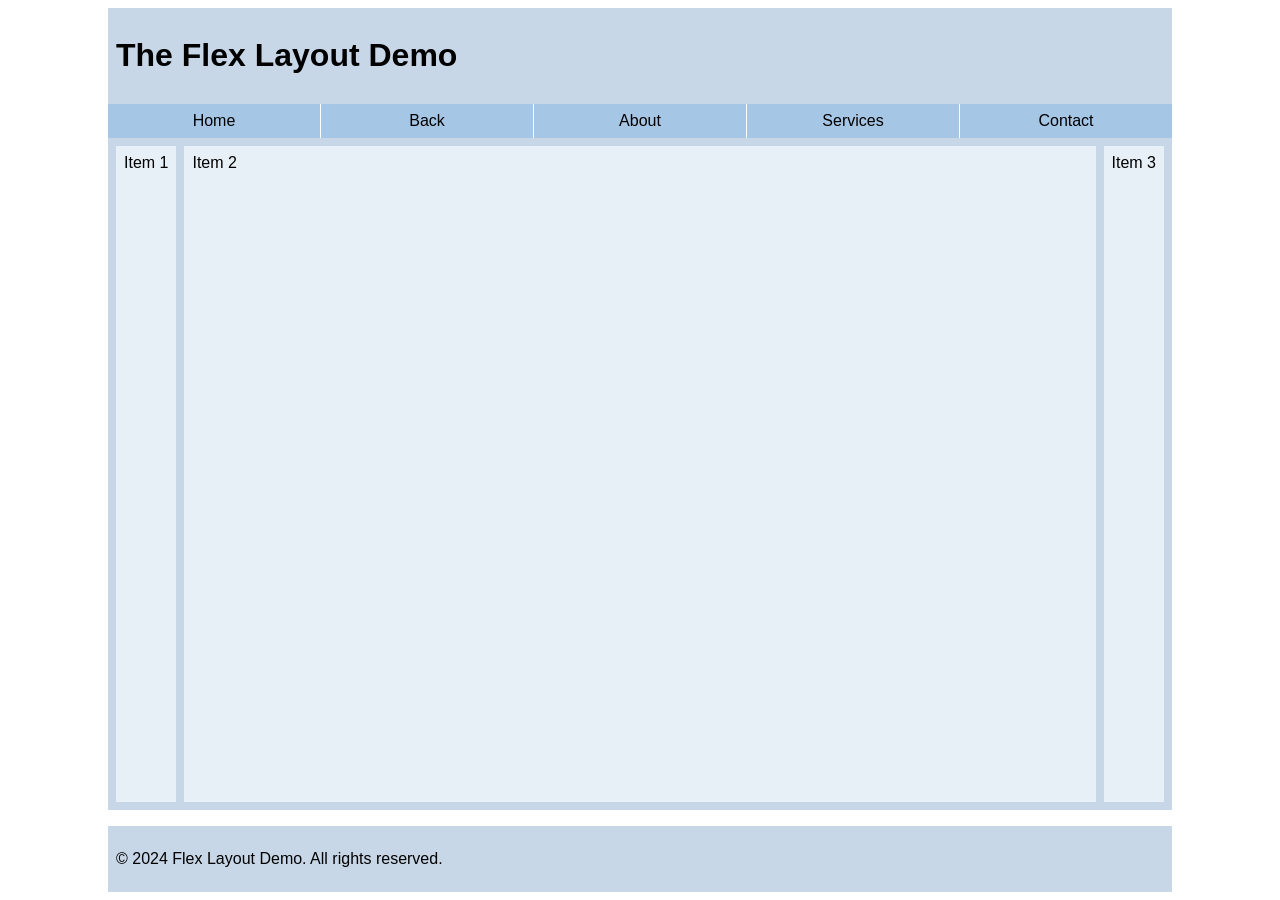
<file: flex_layout_website/index.html>
<!DOCTYPE html>
<html lang="en">
<head>
    <meta charset="UTF-8">
    <meta name="viewport" content="width=device-width, initial-scale=1.0">
    <title>Flex Layout Demo</title>
    <link rel="stylesheet" href="flexbox.css">
</head>
<body>
    
    <div class="container">
        <header>
            <h1>The Flex Layout Demo</h1>
        </header>

        <nav>
            <ul>
                <li><a href="#">Home</a></li>
                <li>
                    <a href="../index.html">Back</a>
                </li>
                <li><a href="#">About</a></li>
                <li><a href="#">Services</a></li>
                <li><a href="#">Contact</a></li>
            </ul>
        </nav>

        <main class="columns">
                <div class="column">Item 1</div>
                <div class="column expand">Item 2</div>
                <div class="column">Item 3</div>
        </main>

        <footer>
            <p>&copy; 2024 Flex Layout Demo. All rights reserved.</p>
        </footer>
    </div>
</body>
</html>
</file>
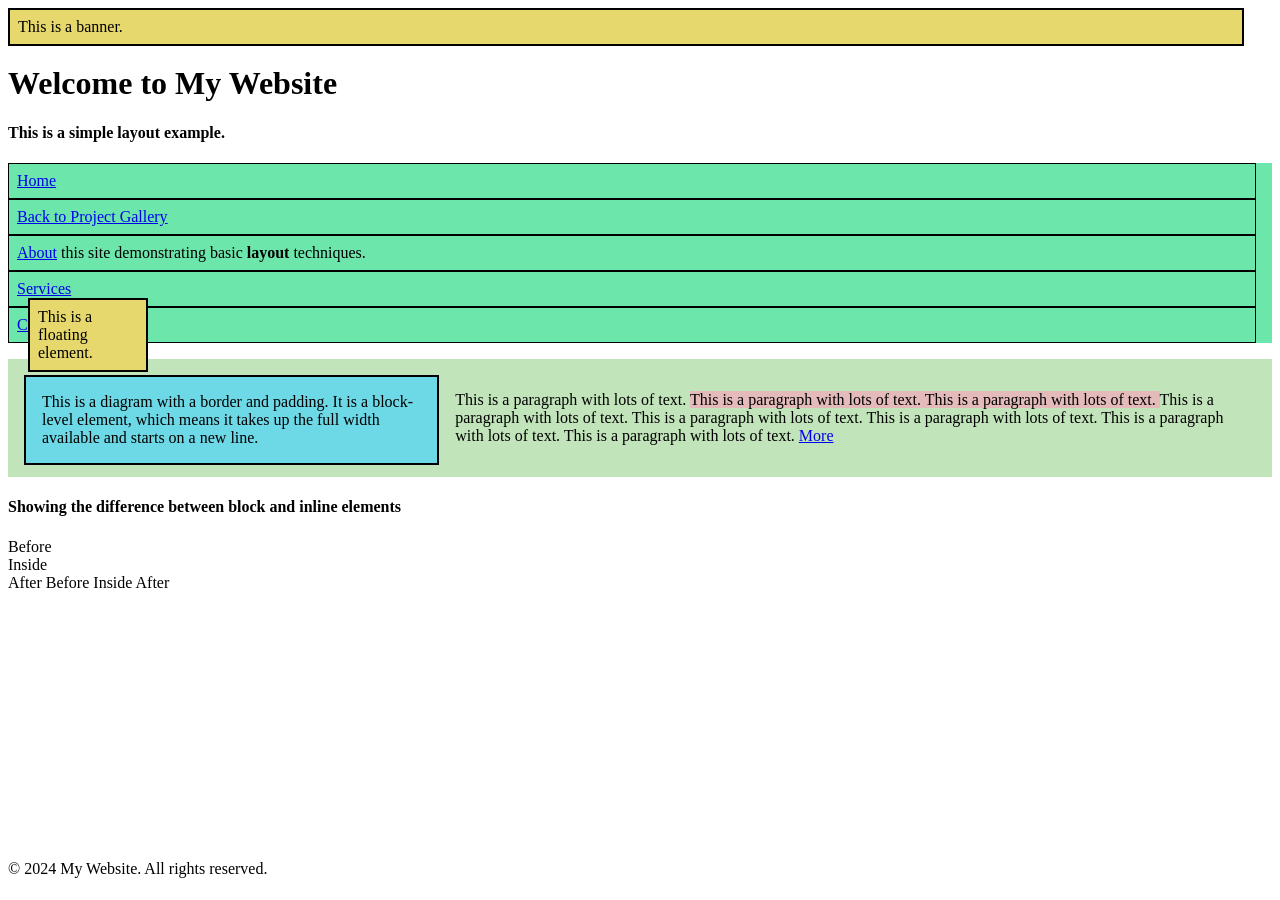
<file: layout_website/index.html>
<!DOCTYPE html>
<html lang="en">
<head>
    <meta charset="UTF-8">
    <meta name="viewport" content="width=device-width, initial-scale=1.0">
    <title>Layout Example Page</title>
    <link rel="stylesheet" href="main.css">
</head>
<body>
    <header>

        <aside class="banner">This is a banner.</aside>
        <br><br>
        <h1>Welcome to My Website</h1>
        <h4>This is a simple layout example.</h4>
        <nav>
            <ul>
                <li>
                    <a href="#">Home</a>
                </li>
                <li>
                    <a href="../index.html">Back to Project Gallery</a>
                </li>
                <li><a href="#">About</a> this site demonstrating basic <b>layout</b> techniques.</li>
                <li><a href="#">Services</a></li>
                <li><a href="#">Contact</a></li>
            </ul>
        </nav>
    </header>

        <div class="diagram">
            This is a diagram with a border and padding. It is a block-level element, which means it takes up the full width available and starts on a new line.
        </div>
        <p class="special-paragraph">
            This is a paragraph with lots of text.
            <span class="highlighted">
                This is a paragraph with lots of text.
                This is a paragraph with lots of text.
            </span>
            This is a paragraph with lots of text.
            This is a paragraph with lots of text.
            This is a paragraph with lots of text.
            This is a paragraph with lots of text.
            This is a paragraph with lots of text.
            <span class="more">
                <a href="#">More</a>
                <span class="more-text">
                    Other interesting text can go here. This is a paragraph with lots of text.
                </span>
            </span>

        </p>


        <div>
            <h4>Showing the difference between block and inline elements</h4>
            </h4>
            Before
            <div>
                Inside
            </div>
            After

            Before
            <span>
                Inside
            </span>
            After
        </div>

    <div class="floating" style="z-index: 1">
        This is a floating element.
    </div>

    <br><br><br><br><br><br><br><br><br><br><br><br><br><br>

    <footer>
        <p>&copy; 2024 My Website. All rights reserved.</p>
    </footer>



</body>
</html>
</file>
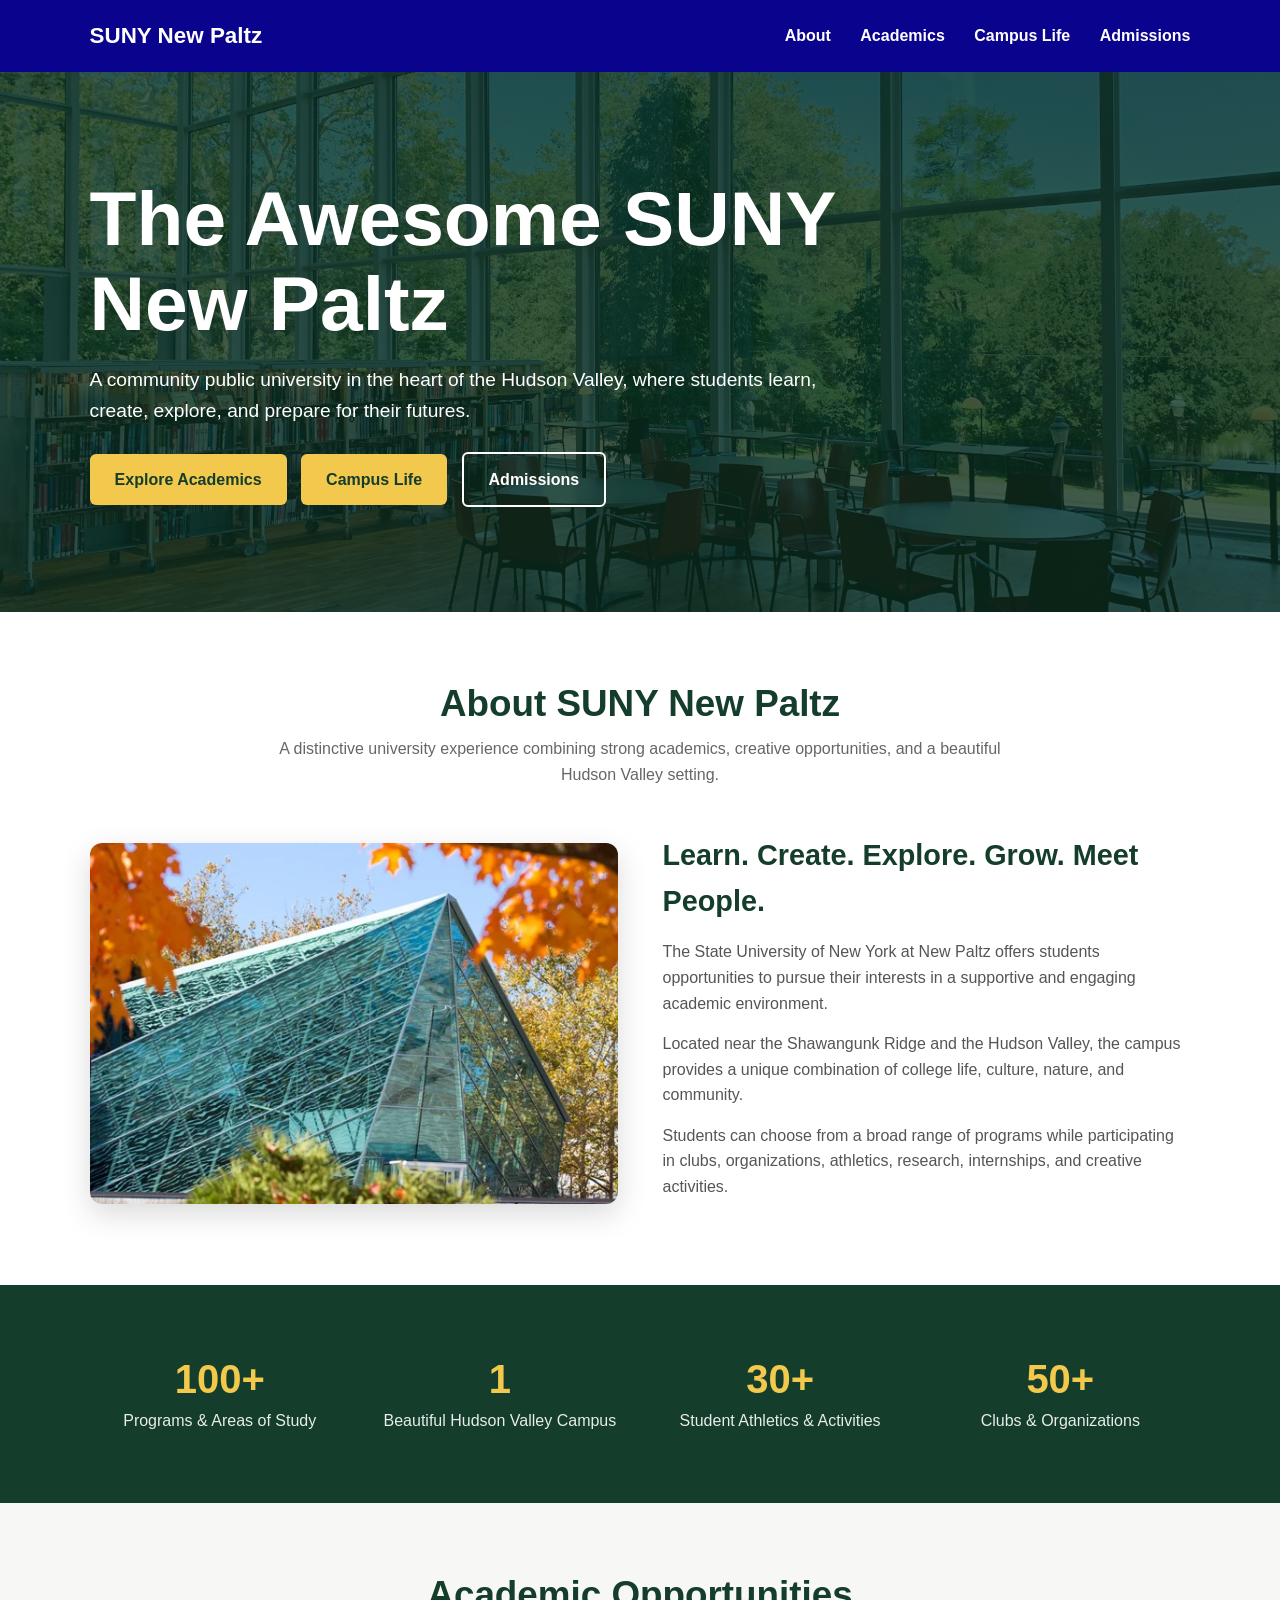
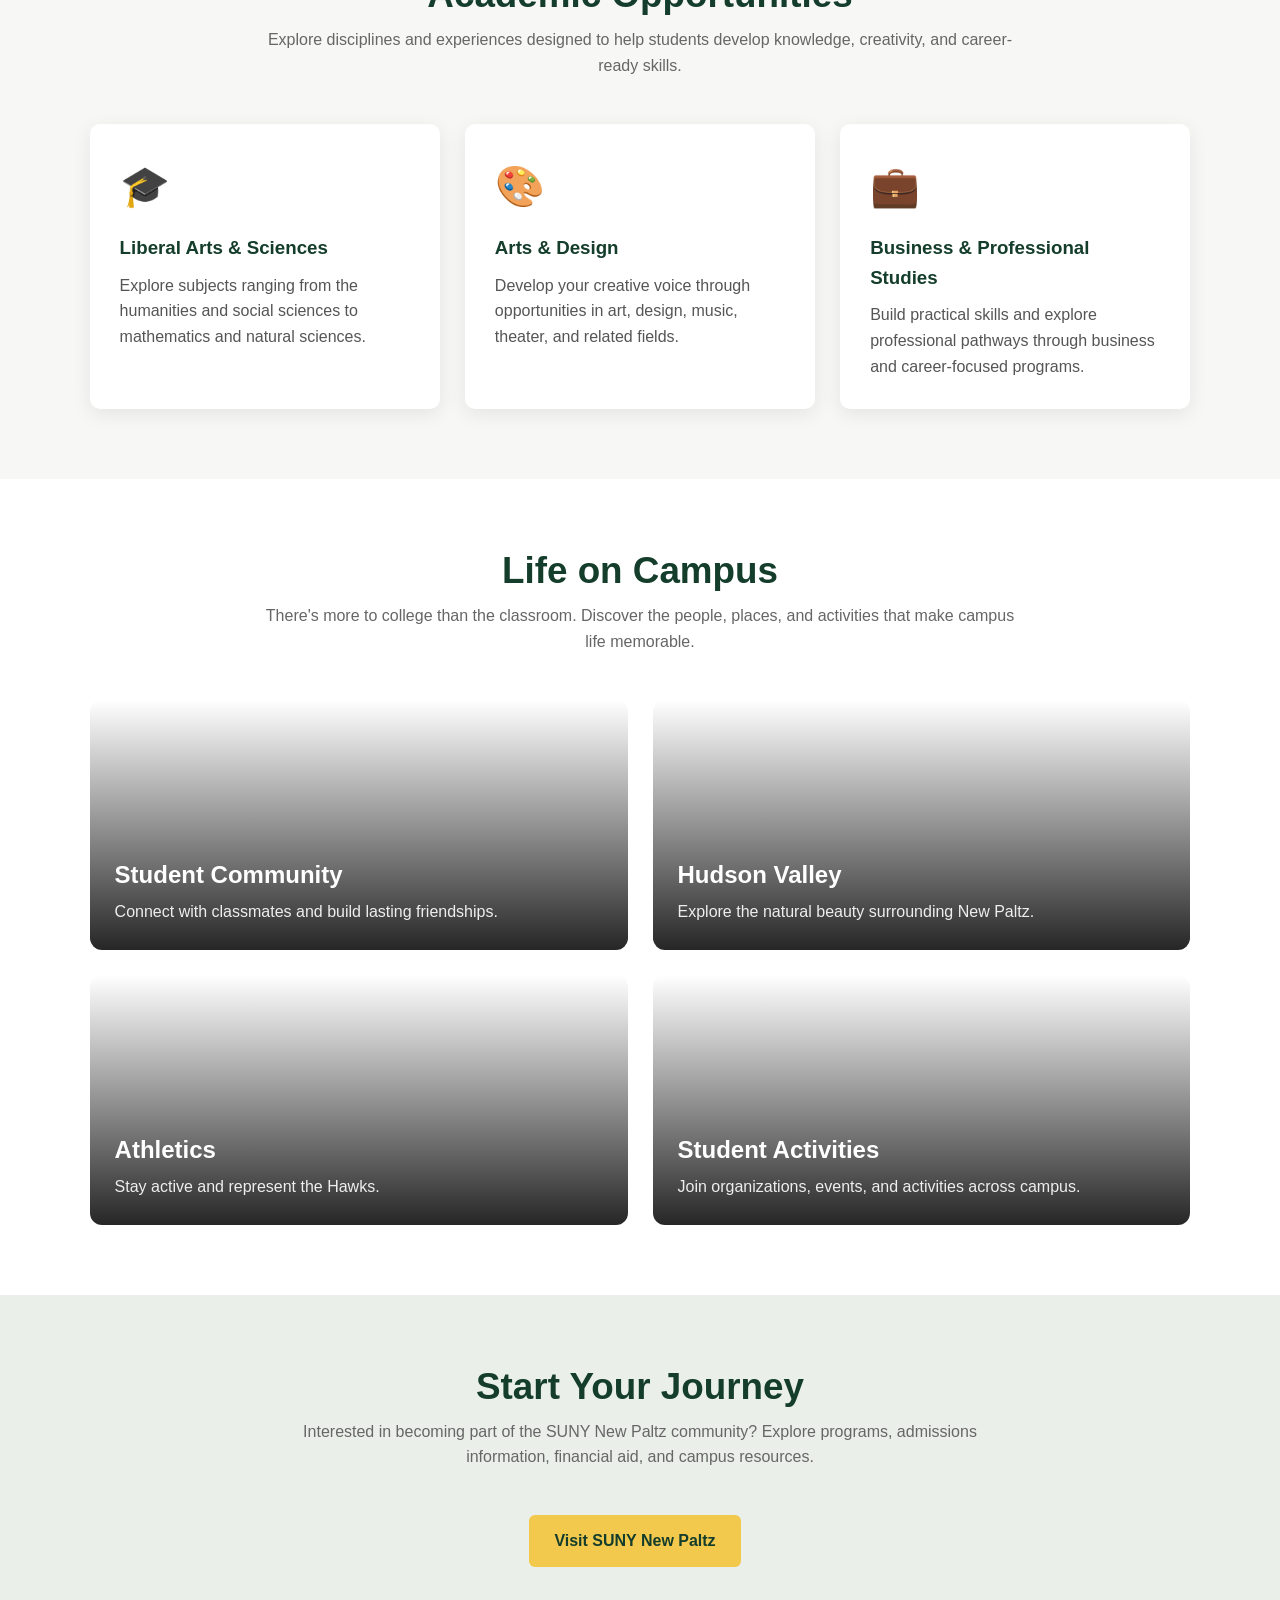
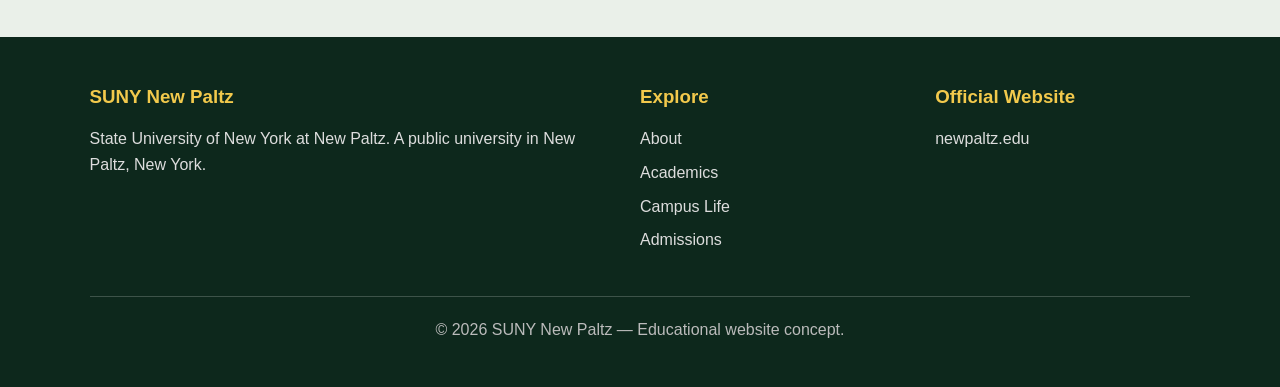
<file: suny_website/index.html>
<!DOCTYPE html>
<html lang="en">
<head>
  <meta charset="UTF-8">
  <meta name="viewport" content="width=device-width, initial-scale=1.0">
  <title>SUNY New Paltz | State University of New York at New Paltz</title>

  <link rel="stylesheet" href="styles/main.css" />
</head>

<body> 

  <!-- Navigation -->
  <header>
    <div class="logo">SUNY New Paltz</div>

    <nav>
      <a href="#about">About</a>
      <a href="academics.html">Academics</a>
      <a href="campus-life.html">Campus Life</a>
      <a href="#admissions">Admissions</a>
    </nav>
  </header>

  <!-- Hero -->
  <section class="hero">
    <div class="hero-content">
      <h1>The Awesome SUNY New Paltz</h1>

      <p>
        A community public university in the heart of the Hudson Valley,
        where students learn, create, explore, and prepare for their futures.
      </p>

      <a href="academics.html" class="button">Explore Academics</a>
      <a href="campus-life.html" class="button">Campus Life</a>
      <a href="#admissions" class="button secondary">Admissions</a>
    </div>
  </section>

  <!-- About -->
  <section id="about" class="about">
    <div class="section-title">
      <h2>About SUNY New Paltz</h2>
      <p>
        A distinctive university experience combining strong academics,
        creative opportunities, and a beautiful Hudson Valley setting.
      </p>
    </div>

    <div class="about-grid">
        <a href="https://newpaltz.edu">
      <img
        class="about-image"
        src="images/fall-open-house.webp"
        alt="University campus"
      >
        </a>
      <div class="about-text">
        <h3>Learn. Create. Explore. Grow. Meet People.</h3>

        <p>
          The State University of New York at New Paltz offers students
          opportunities to pursue their interests in a supportive and
          engaging academic environment.
        </p>

        <p>
          Located near the Shawangunk Ridge and the Hudson Valley,
          the campus provides a unique combination of college life,
          culture, nature, and community.
        </p>

        <p>
          Students can choose from a broad range of programs while
          participating in clubs, organizations, athletics, research,
          internships, and creative activities.
        </p>
      </div>
    </div>
  </section>

  <!-- Stats -->
  <section class="stats">
    <div class="stat">
      <h3>100+</h3>
      <p>Programs & Areas of Study</p>
    </div>

    <div class="stat">
      <h3>1</h3>
      <p>Beautiful Hudson Valley Campus</p>
    </div>

    <div class="stat">
      <h3>30+</h3>
      <p>Student Athletics & Activities</p>
    </div>

    <div class="stat">
      <h3>50+</h3>
      <p>Clubs & Organizations</p>
    </div>
  </section>

  <!-- Academics -->
  <section id="academics">
    <div class="section-title">
      <h2>Academic Opportunities</h2>
      <p>
        Explore disciplines and experiences designed to help students
        develop knowledge, creativity, and career-ready skills.
      </p>
    </div>

    <div class="cards">

      <div class="card">
        <div class="icon">🎓</div>
        <h3>Liberal Arts & Sciences</h3>
        <p>
          Explore subjects ranging from the humanities and social sciences
          to mathematics and natural sciences.
        </p>
      </div>

      <div class="card">
        <div class="icon">🎨</div>
        <h3>Arts & Design</h3>
        <p>
          Develop your creative voice through opportunities in art,
          design, music, theater, and related fields.
        </p>
      </div>

      
      <div class="card">
        <div class="icon">💼</div>
        <h3>Business & Professional Studies</h3>
        <p>
          Build practical skills and explore professional pathways
          through business and career-focused programs.
        </p>
      </div>
    

    </div>
  </section>

  <!-- Campus Life -->
  <section id="campus" class="campus">
    <div class="section-title">
      <h2>Life on Campus</h2>
      <p>
        There's more to college than the classroom. Discover the people,
        places, and activities that make campus life memorable.
      </p>
    </div>

    <div class="campus-grid">

      <div
        class="campus-card"
        style="background-image: url('https://images.unsplash.com/photo-1523050854058-8df90110c9f1?auto=format&fit=crop&w=1200&q=80');"
      >
        <div>
          <h3>Student Community</h3>
          <p>Connect with classmates and build lasting friendships.</p>
        </div>
      </div>

      <div
        class="campus-card"
        style="background-image: url('https://images.unsplash.com/photo-1500534623283-312aade485b7?auto=format&fit=crop&w=1200&q=80');"
      >
        <div>
          <h3>Hudson Valley</h3>
          <p>Explore the natural beauty surrounding New Paltz.</p>
        </div>
      </div>

      <div
        class="campus-card"
        style="background-image: url('https://images.unsplash.com/photo-1546519638-68e109498ffc?auto=format&fit=crop&w=1200&q=80');"
      >
        <div>
          <h3>Athletics</h3>
          <p>Stay active and represent the Hawks.</p>
        </div>
      </div>

      <div
        class="campus-card"
        style="background-image: url('https://images.unsplash.com/photo-1524178232363-1fb2b075b655?auto=format&fit=crop&w=1200&q=80');"
      >
        <div>
          <h3>Student Activities</h3>
          <p>Join organizations, events, and activities across campus.</p>
        </div>
      </div>

    </div>
  </section>

  <!-- Admissions -->
  <section id="admissions" class="admissions">
    <div class="section-title">
      <h2>Start Your Journey</h2>

      <p>
        Interested in becoming part of the SUNY New Paltz community?
        Explore programs, admissions information, financial aid,
        and campus resources.
      </p>
    </div>

    <a
      href="https://www.newpaltz.edu/"
      target="_blank"
      class="button"
    >
      Visit SUNY New Paltz
    </a>
  </section>

  <!-- Footer -->
  <footer>
    <div class="footer-grid">

      <div>
        <h3>SUNY New Paltz</h3>
        <p>
          State University of New York at New Paltz.
          A public university in New Paltz, New York.
        </p>
      </div>

      <div>
        <h3>Explore</h3>
        <a href="#about">About</a>
        <a href="#academics">Academics</a>
        <a href="campus-life.html">Campus Life</a>
        <a href="#admissions">Admissions</a>
      </div>

      <div>
        <h3>Official Website</h3>
        <a href="https://www.newpaltz.edu/" target="_blank">
          newpaltz.edu
        </a>
      </div>

    </div>

    <div class="copyright">
      &copy; 2026 SUNY New Paltz — Educational website concept.
    </div>
  </footer>

</body>
</html>
</file>
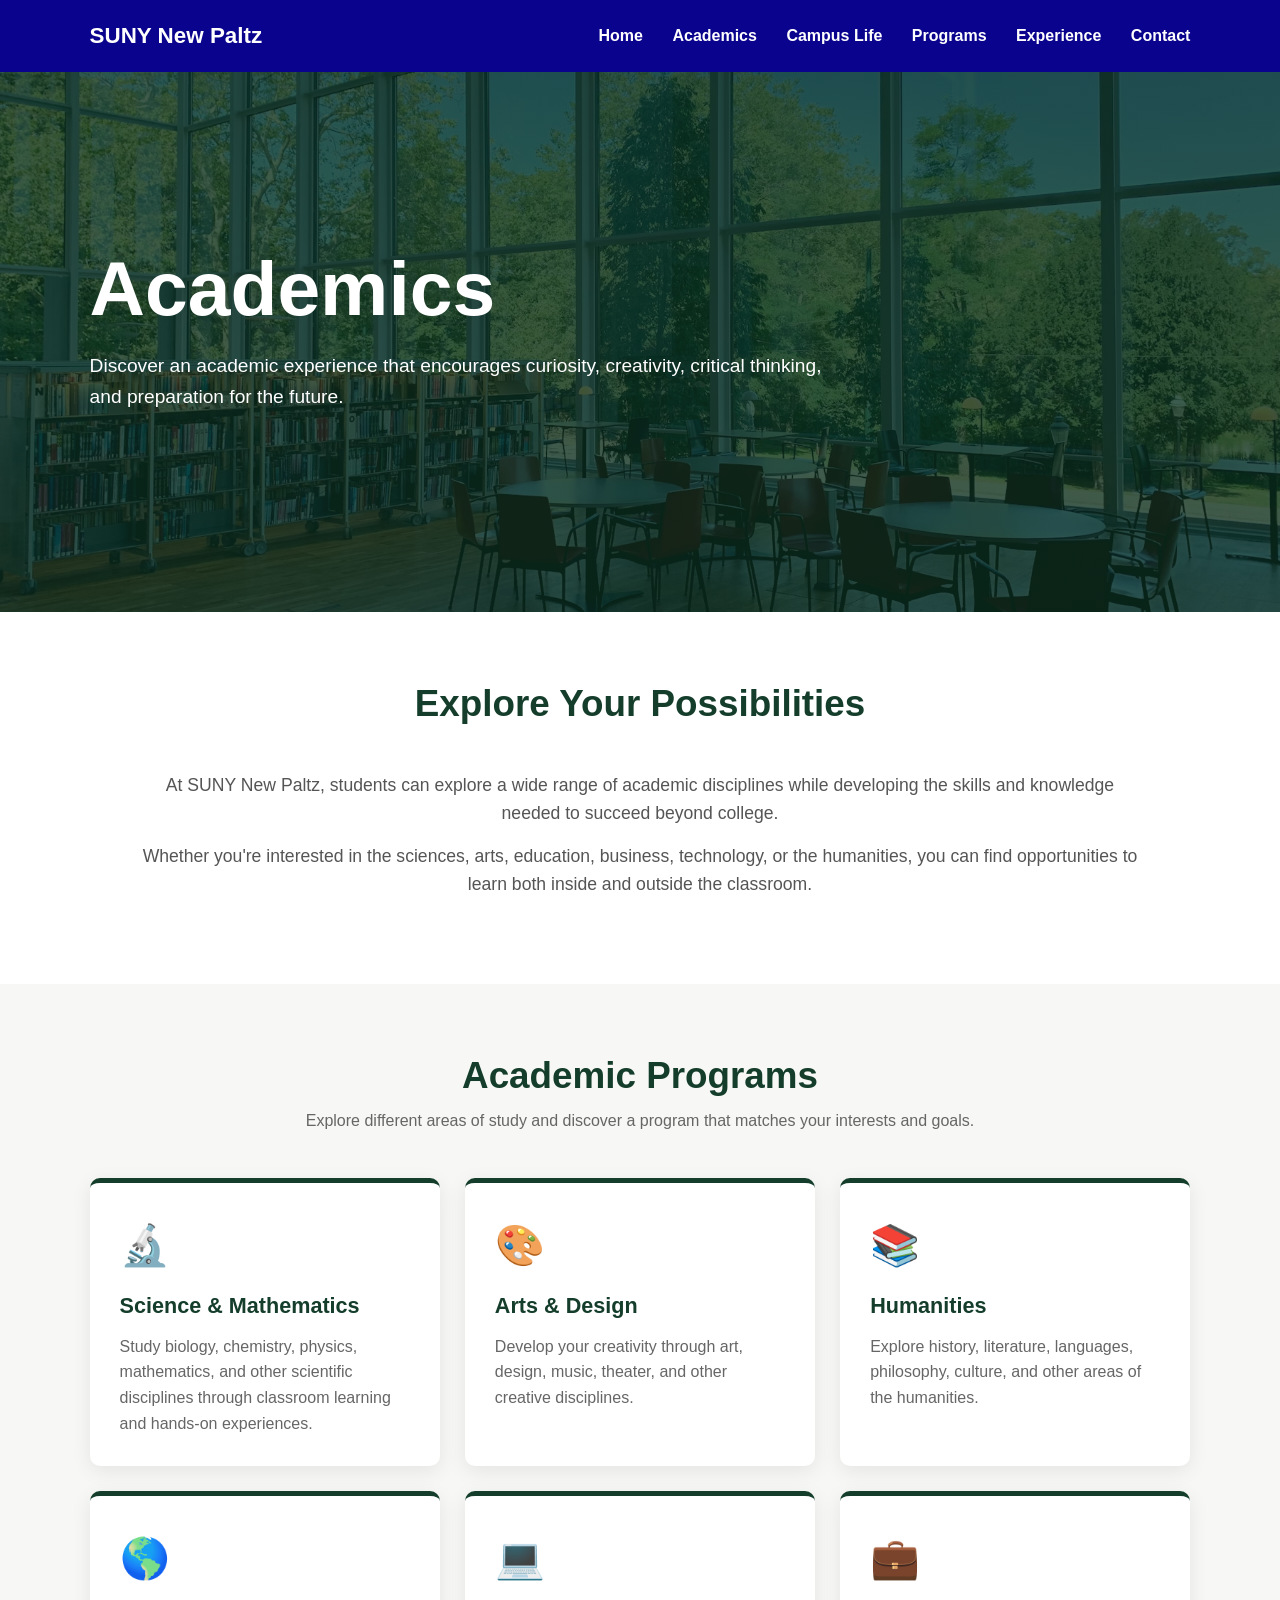
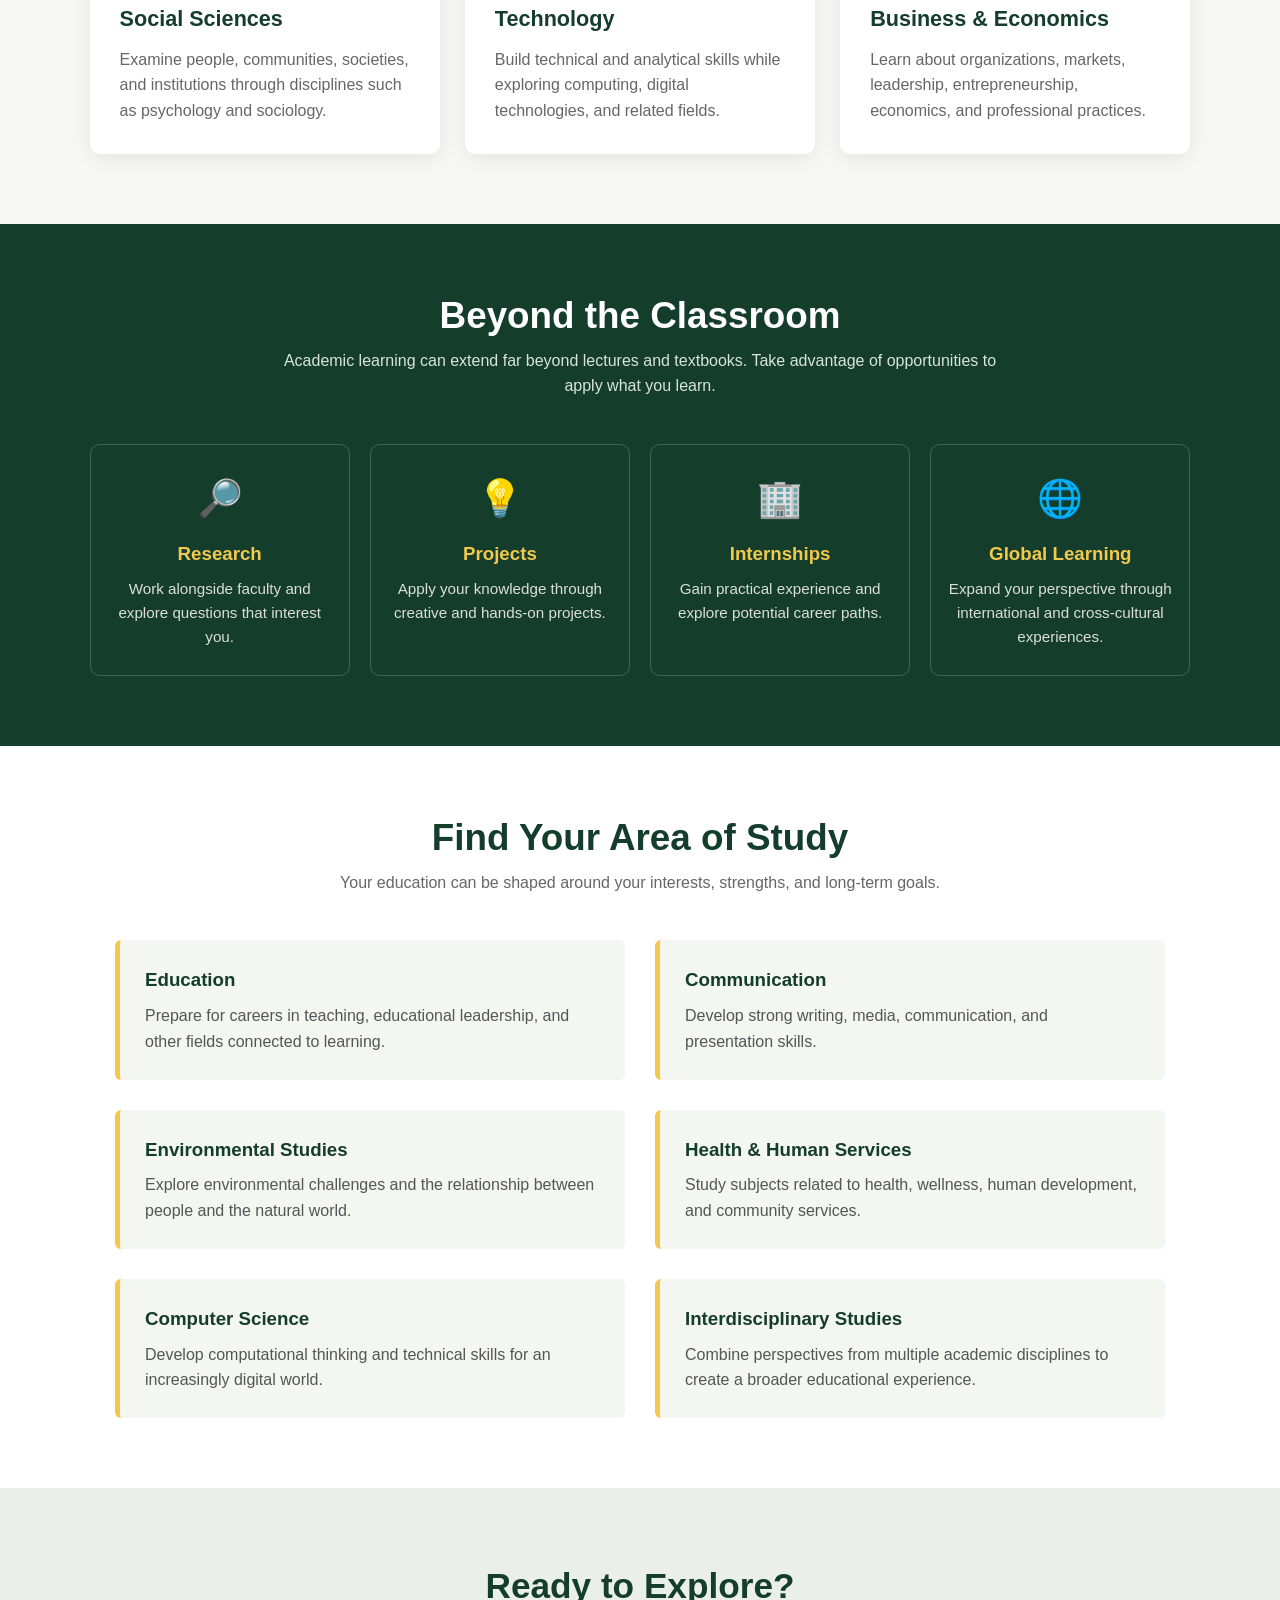
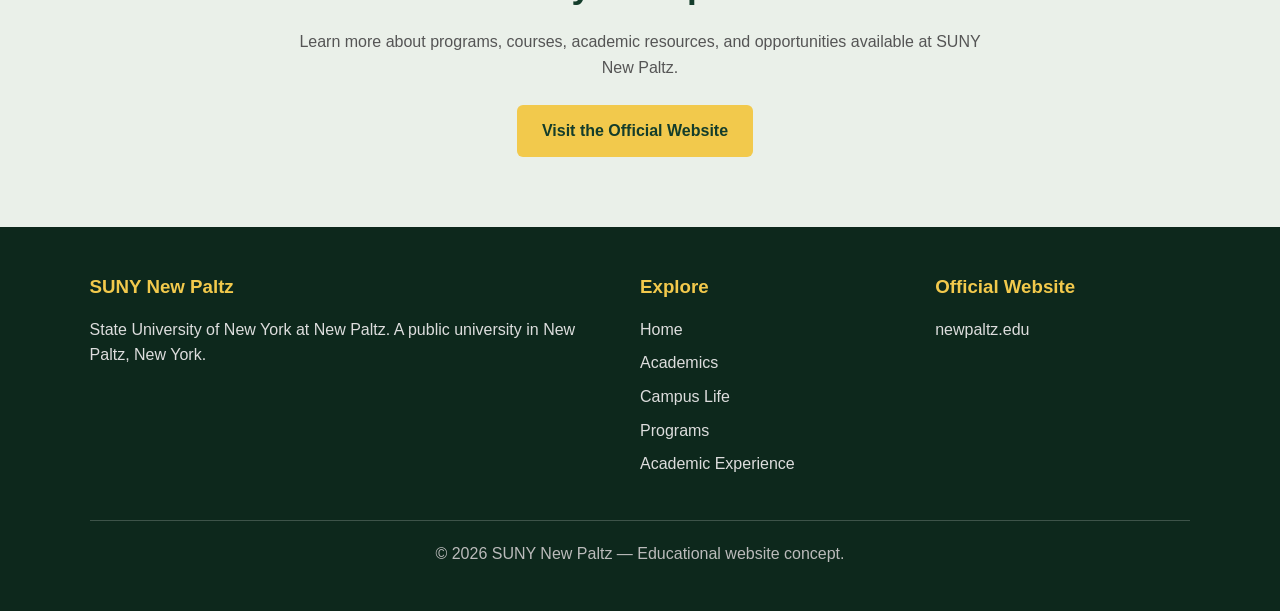
<file: academics.html>
<!DOCTYPE html>
<html lang="en">
<head>
  <meta charset="UTF-8">
  <meta name="viewport" content="width=device-width, initial-scale=1.0">
  <title>Academics | SUNY New Paltz</title>

    <link rel="stylesheet" href="styles/main.css" /> 
</head>

<body>

  <!-- Navigation -->
  <header>
    <div class="logo">SUNY New Paltz</div>

    <nav>
      <a href="index.html">Home</a>
      <a href="academics.html">Academics</a>
      <a href="campus-life.html">Campus Life</a>
      <a href="#programs">Programs</a>
      <a href="#experience">Experience</a>
      <a href="#contact">Contact</a>
    </nav>
  </header>


  <!-- Hero -->
  <section class="hero">
    <div class="hero-content">
      <h1>Academics</h1>

      <p>
        Discover an academic experience that encourages curiosity,
        creativity, critical thinking, and preparation for the future.
      </p>
    </div>
  </section>


  <!-- Introduction -->
  <section class="intro">
    <div class="intro-content">

      <div class="section-title">
        <h2>Explore Your Possibilities</h2>
      </div>

      <p>
        At SUNY New Paltz, students can explore a wide range of
        academic disciplines while developing the skills and knowledge
        needed to succeed beyond college.
      </p>

      <p>
        Whether you're interested in the sciences, arts, education,
        business, technology, or the humanities, you can find
        opportunities to learn both inside and outside the classroom.
      </p>

    </div>
  </section>


  <!-- Programs -->
  <section id="programs">
    <div class="section-title">
      <h2>Academic Programs</h2>

      <p>
        Explore different areas of study and discover a program
        that matches your interests and goals.
      </p>
    </div>

    <div class="programs">

      <div class="program-card">
        <div class="icon">🔬</div>
        <h3>Science & Mathematics</h3>
        <p>
          Study biology, chemistry, physics, mathematics, and
          other scientific disciplines through classroom learning
          and hands-on experiences.
        </p>
      </div>

      <div class="program-card">
        <div class="icon">🎨</div>
        <h3>Arts & Design</h3>
        <p>
          Develop your creativity through art, design, music,
          theater, and other creative disciplines.
        </p>
      </div>

      <div class="program-card">
        <div class="icon">📚</div>
        <h3>Humanities</h3>
        <p>
          Explore history, literature, languages, philosophy,
          culture, and other areas of the humanities.
        </p>
      </div>

      <div class="program-card">
        <div class="icon">🌎</div>
        <h3>Social Sciences</h3>
        <p>
          Examine people, communities, societies, and institutions
          through disciplines such as psychology and sociology.
        </p>
      </div>

      <div class="program-card">
        <div class="icon">💻</div>
        <h3>Technology</h3>
        <p>
          Build technical and analytical skills while exploring
          computing, digital technologies, and related fields.
        </p>
      </div>

      
      <div class="program-card">
        <div class="icon">💼</div>
        <h3>Business & Economics</h3>
        <p>
          Learn about organizations, markets, leadership,
          entrepreneurship, economics, and professional practices.
        </p>
      </div>
      
    </div>
  </section>


  <!-- Academic Experience -->
  <section id="experience" class="experience">

    <div class="section-title">
      <h2>Beyond the Classroom</h2>

      <p>
        Academic learning can extend far beyond lectures and textbooks.
        Take advantage of opportunities to apply what you learn.
      </p>
    </div>

    <div class="experience-grid">

      <div class="experience-item">
        <span>🔎</span>
        <h3>Research</h3>
        <p>
          Work alongside faculty and explore questions
          that interest you.
        </p>
      </div>

      <div class="experience-item">
        <span>💡</span>
        <h3>Projects</h3>
        <p>
          Apply your knowledge through creative and
          hands-on projects.
        </p>
      </div>

      <div class="experience-item">
        <span>🏢</span>
        <h3>Internships</h3>
        <p>
          Gain practical experience and explore
          potential career paths.
        </p>
      </div>

      <div class="experience-item">
        <span>🌐</span>
        <h3>Global Learning</h3>
        <p>
          Expand your perspective through international
          and cross-cultural experiences.
        </p>
      </div>

    </div>

  </section>


  <!-- Areas of Study -->
  <section class="areas">

    <div class="section-title">
      <h2>Find Your Area of Study</h2>

      <p>
        Your education can be shaped around your interests,
        strengths, and long-term goals.
      </p>
    </div>

    <div class="areas-container">

      <div class="area">
        <h3>Education</h3>
        <p>
          Prepare for careers in teaching, educational leadership,
          and other fields connected to learning.
        </p>
      </div>

      <div class="area">
        <h3>Communication</h3>
        <p>
          Develop strong writing, media, communication, and
          presentation skills.
        </p>
      </div>

      <div class="area">
        <h3>Environmental Studies</h3>
        <p>
          Explore environmental challenges and the relationship
          between people and the natural world.
        </p>
      </div>

      <div class="area">
        <h3>Health & Human Services</h3>
        <p>
          Study subjects related to health, wellness,
          human development, and community services.
        </p>
      </div>

      <div class="area">
        <h3>Computer Science</h3>
        <p>
          Develop computational thinking and technical skills
          for an increasingly digital world.
        </p>
      </div>

      <div class="area">
        <h3>Interdisciplinary Studies</h3>
        <p>
          Combine perspectives from multiple academic disciplines
          to create a broader educational experience.
        </p>
      </div>

    </div>

  </section>


  <!-- CTA -->
  <section class="cta">

    <h2>Ready to Explore?</h2>

    <p>
      Learn more about programs, courses, academic resources,
      and opportunities available at SUNY New Paltz.
    </p>

    <a
      href="https://www.newpaltz.edu/"
      target="_blank"
      class="button"
    >
      Visit the Official Website
    </a>

  </section>


  <!-- Footer -->
  <footer id="contact">

    <div class="footer-grid">

      <div>
        <h3>SUNY New Paltz</h3>

        <p>
          State University of New York at New Paltz.
          A public university in New Paltz, New York.
        </p>
      </div>

      <div>
        <h3>Explore</h3>

        <a href="index.html">Home</a>
        <a href="academics.html">Academics</a>
        <a href="campus-life.html">Campus Life</a>
        <a href="#programs">Programs</a>
        <a href="#experience">Academic Experience</a>
      </div>

      <div>
        <h3>Official Website</h3>

        <a
          href="https://www.newpaltz.edu/"
          target="_blank"
        >
          newpaltz.edu
        </a>
      </div>

    </div>

    <div class="copyright">
      &copy; 2026 SUNY New Paltz — Educational website concept.
    </div>

  </footer>

</body>
</html>
</file>
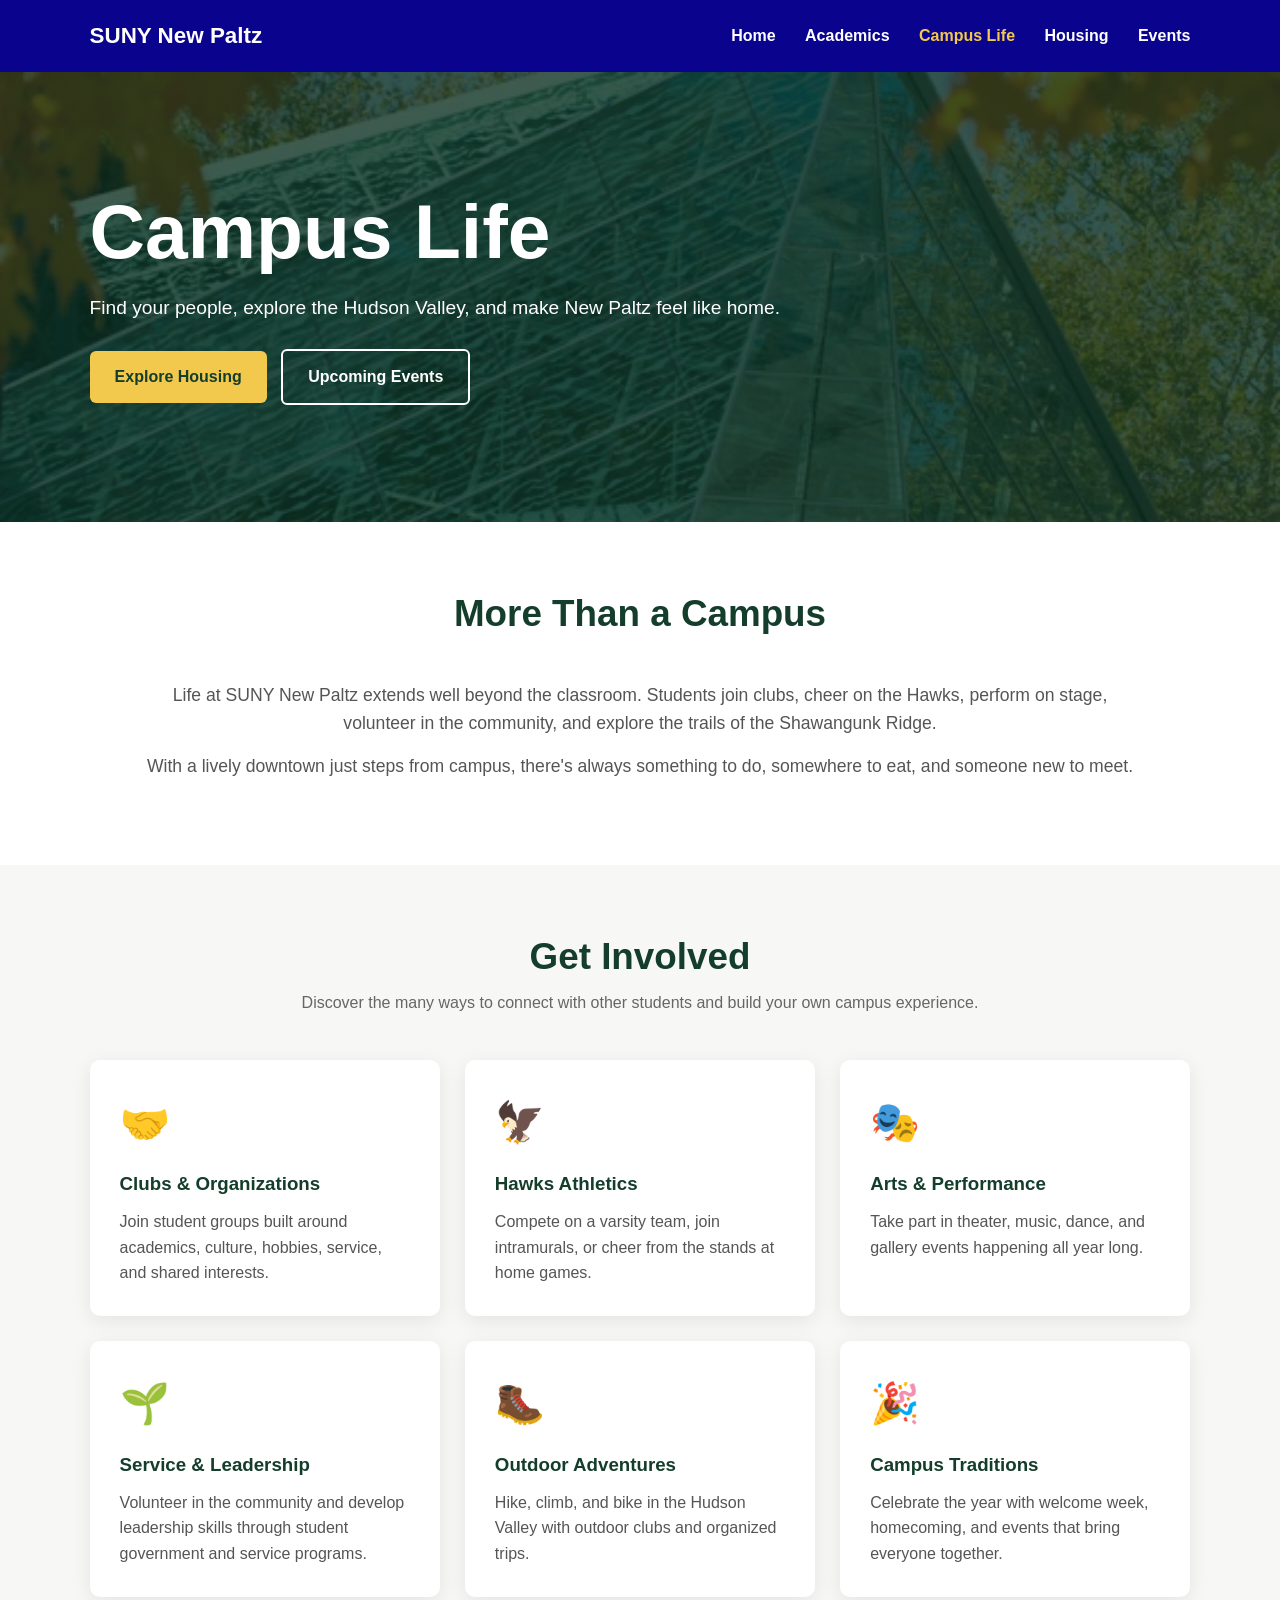
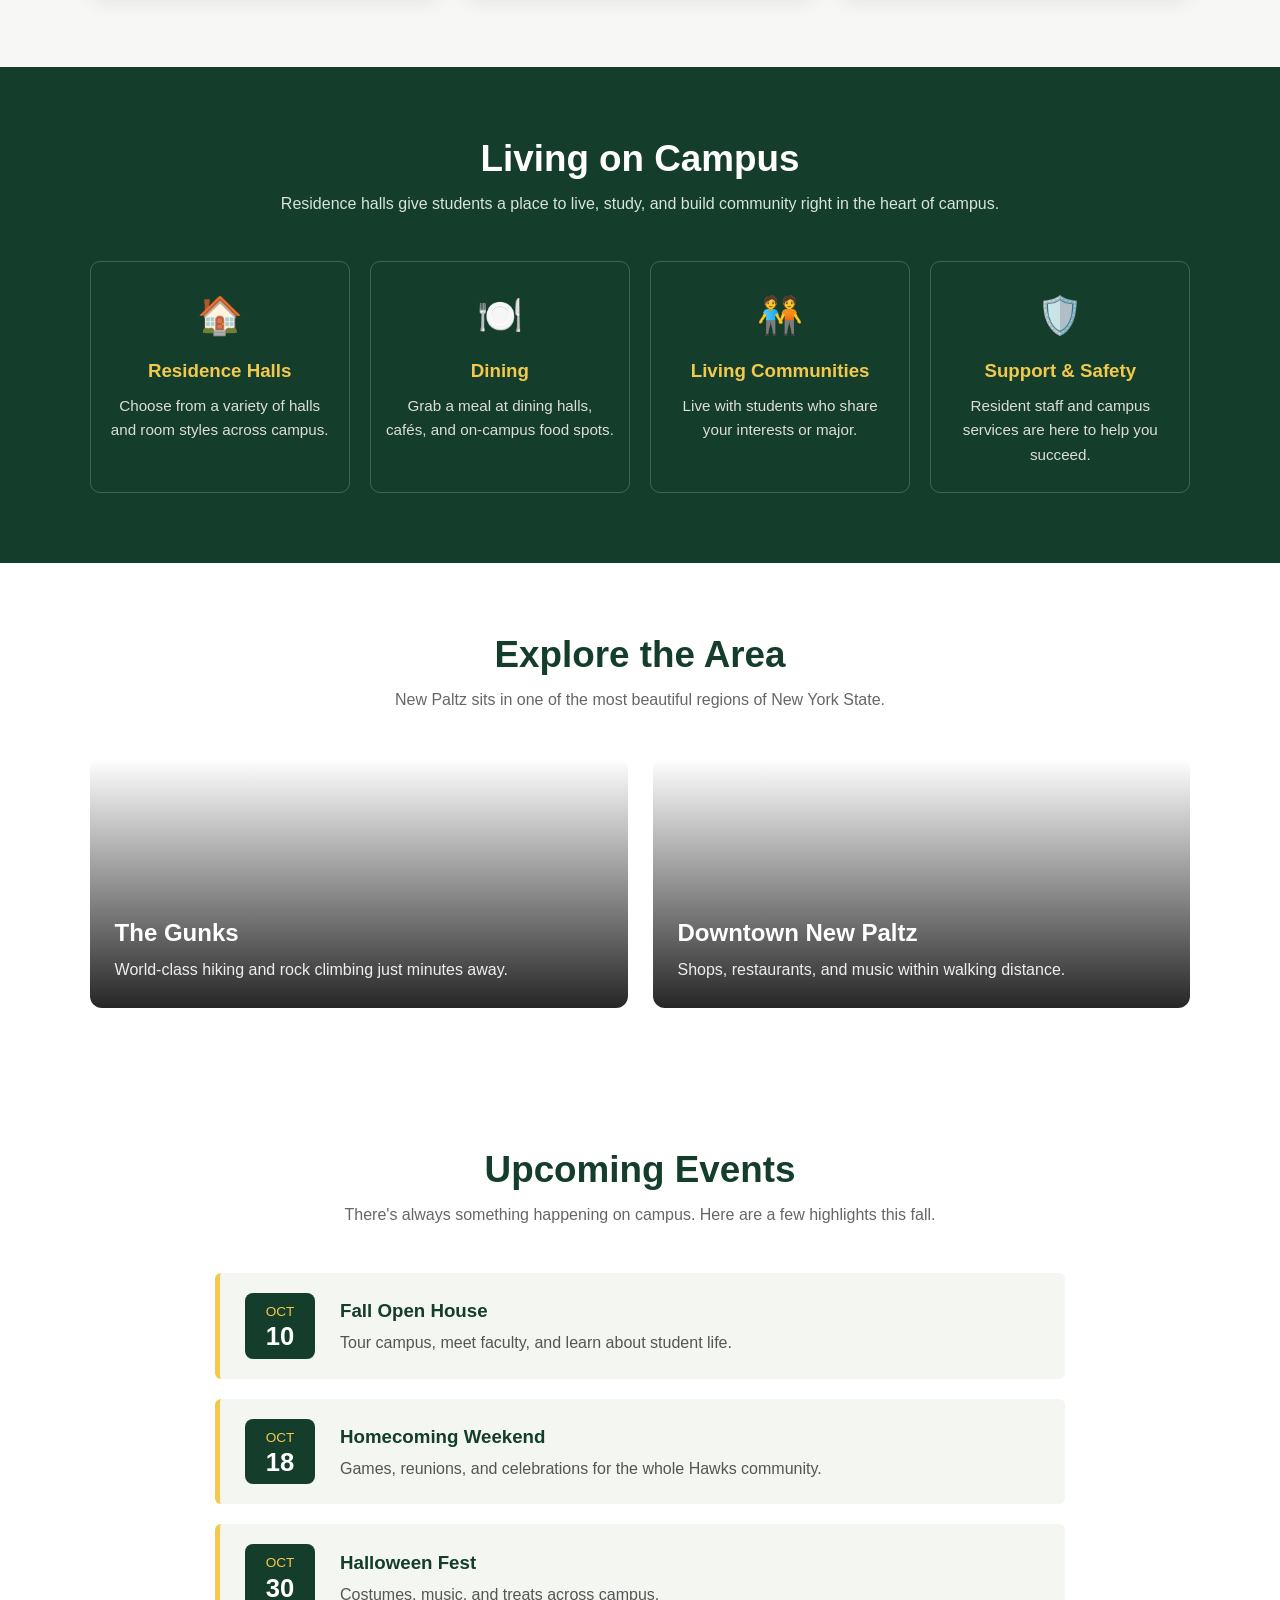
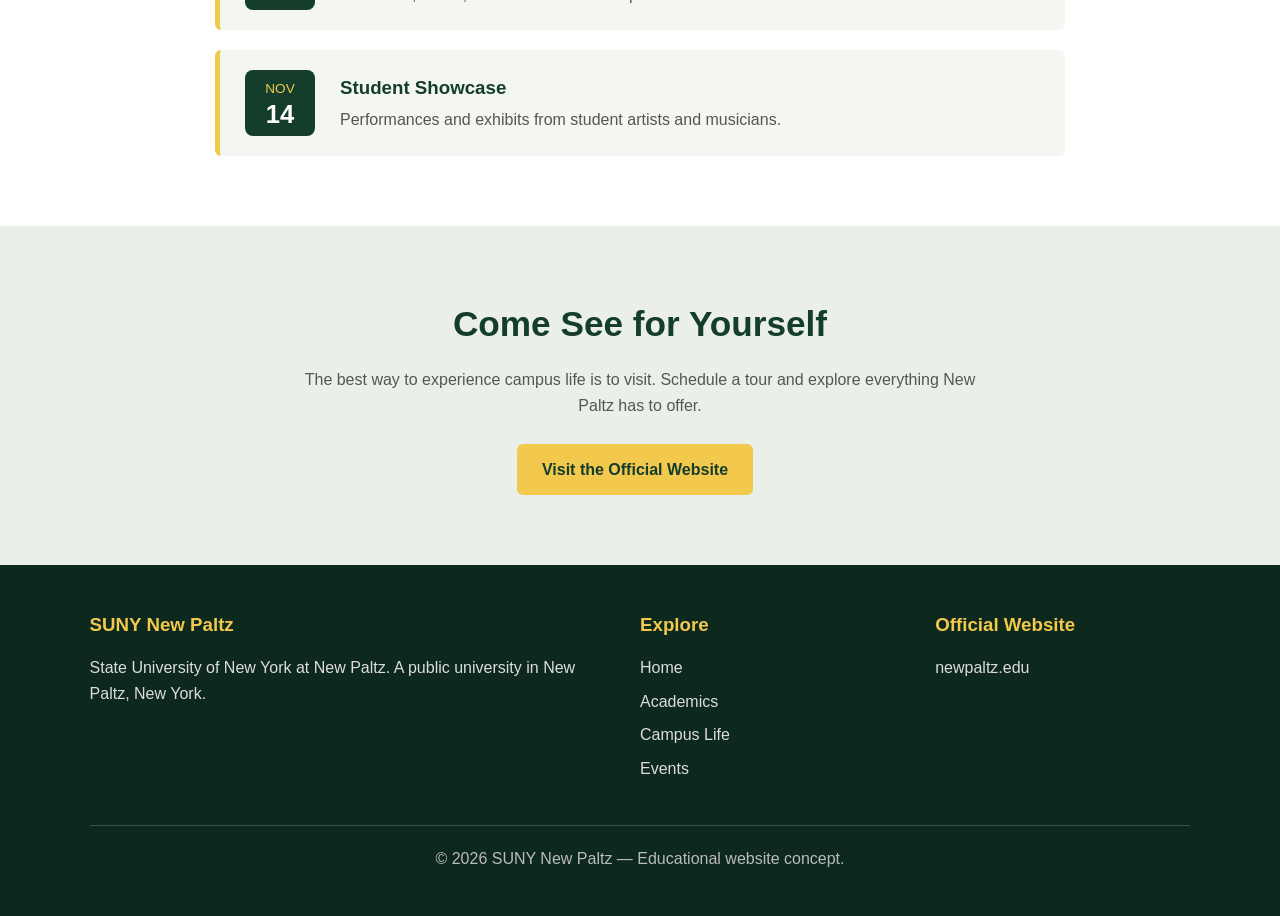
<file: campus-life.html>
<!DOCTYPE html>
<html lang="en">
<head>
  <meta charset="UTF-8">
  <meta name="viewport" content="width=device-width, initial-scale=1.0">
  <title>Campus Life | SUNY New Paltz</title>

  <link rel="stylesheet" href="styles/main.css" />
</head>

<body class="campus-page">

  <!-- Navigation -->
  <header>
    <div class="logo">SUNY New Paltz</div>

    <nav>
      <a href="index.html">Home</a>
      <a href="academics.html">Academics</a>
      <a href="campus-life.html" class="active">Campus Life</a>
      <a href="#housing">Housing</a>
      <a href="#events">Events</a>
    </nav>
  </header>


  <!-- Hero -->
  <section class="hero">
    <div class="hero-content">
      <h1>Campus Life</h1>

      <p>
        Find your people, explore the Hudson Valley, and make
        New Paltz feel like home.
      </p>

      <a href="#housing" class="button">Explore Housing</a>
      <a href="#events" class="button secondary">Upcoming Events</a>
    </div>
  </section>


  <!-- Introduction -->
  <section class="intro">
    <div class="intro-content">

      <div class="section-title">
        <h2>More Than a Campus</h2>
      </div>

      <p>
        Life at SUNY New Paltz extends well beyond the classroom.
        Students join clubs, cheer on the Hawks, perform on stage,
        volunteer in the community, and explore the trails of the
        Shawangunk Ridge.
      </p>

      <p>
        With a lively downtown just steps from campus, there's always
        something to do, somewhere to eat, and someone new to meet.
      </p>

    </div>
  </section>


  <!-- Get Involved -->
  <section id="involved">
    <div class="section-title">
      <h2>Get Involved</h2>

      <p>
        Discover the many ways to connect with other students
        and build your own campus experience.
      </p>
    </div>

    <div class="cards">

      <div class="card">
        <div class="icon">🤝</div>
        <h3>Clubs & Organizations</h3>
        <p>
          Join student groups built around academics, culture,
          hobbies, service, and shared interests.
        </p>
      </div>

      <div class="card">
        <div class="icon">🦅</div>
        <h3>Hawks Athletics</h3>
        <p>
          Compete on a varsity team, join intramurals, or cheer
          from the stands at home games.
        </p>
      </div>

      <div class="card">
        <div class="icon">🎭</div>
        <h3>Arts & Performance</h3>
        <p>
          Take part in theater, music, dance, and gallery events
          happening all year long.
        </p>
      </div>

      <div class="card">
        <div class="icon">🌱</div>
        <h3>Service & Leadership</h3>
        <p>
          Volunteer in the community and develop leadership
          skills through student government and service programs.
        </p>
      </div>

      <div class="card">
        <div class="icon">🥾</div>
        <h3>Outdoor Adventures</h3>
        <p>
          Hike, climb, and bike in the Hudson Valley with
          outdoor clubs and organized trips.
        </p>
      </div>

      <div class="card">
        <div class="icon">🎉</div>
        <h3>Campus Traditions</h3>
        <p>
          Celebrate the year with welcome week, homecoming,
          and events that bring everyone together.
        </p>
      </div>

    </div>
  </section>


  <!-- Housing -->
  <section id="housing" class="experience">

    <div class="section-title">
      <h2>Living on Campus</h2>

      <p>
        Residence halls give students a place to live, study,
        and build community right in the heart of campus.
      </p>
    </div>

    <div class="experience-grid">

      <div class="experience-item">
        <span>🏠</span>
        <h3>Residence Halls</h3>
        <p>
          Choose from a variety of halls and room styles
          across campus.
        </p>
      </div>

      <div class="experience-item">
        <span>🍽️</span>
        <h3>Dining</h3>
        <p>
          Grab a meal at dining halls, cafés, and
          on-campus food spots.
        </p>
      </div>

      <div class="experience-item">
        <span>🧑‍🤝‍🧑</span>
        <h3>Living Communities</h3>
        <p>
          Live with students who share your interests
          or major.
        </p>
      </div>

      <div class="experience-item">
        <span>🛡️</span>
        <h3>Support & Safety</h3>
        <p>
          Resident staff and campus services are here
          to help you succeed.
        </p>
      </div>

    </div>

  </section>


  <!-- Explore -->
  <section class="campus">
    <div class="section-title">
      <h2>Explore the Area</h2>

      <p>
        New Paltz sits in one of the most beautiful regions
        of New York State.
      </p>
    </div>

    <div class="campus-grid">

      <div
        class="campus-card"
        style="background-image: url('https://images.unsplash.com/photo-1500534623283-312aade485b7?auto=format&fit=crop&w=1200&q=80');"
      >
        <div>
          <h3>The Gunks</h3>
          <p>World-class hiking and rock climbing just minutes away.</p>
        </div>
      </div>

      <div
        class="campus-card"
        style="background-image: url('https://images.unsplash.com/photo-1523050854058-8df90110c9f1?auto=format&fit=crop&w=1200&q=80');"
      >
        <div>
          <h3>Downtown New Paltz</h3>
          <p>Shops, restaurants, and music within walking distance.</p>
        </div>
      </div>

    </div>
  </section>


  <!-- Events -->
  <section id="events" class="areas">

    <div class="section-title">
      <h2>Upcoming Events</h2>

      <p>
        There's always something happening on campus.
        Here are a few highlights this fall.
      </p>
    </div>

    <div class="events-list">

      <div class="event">
        <div class="event-date">
          <span class="month">Oct</span>
          <span class="day">10</span>
        </div>
        <div>
          <h3>Fall Open House</h3>
          <p>Tour campus, meet faculty, and learn about student life.</p>
        </div>
      </div>

      <div class="event">
        <div class="event-date">
          <span class="month">Oct</span>
          <span class="day">18</span>
        </div>
        <div>
          <h3>Homecoming Weekend</h3>
          <p>Games, reunions, and celebrations for the whole Hawks community.</p>
        </div>
      </div>

      <div class="event">
        <div class="event-date">
          <span class="month">Oct</span>
          <span class="day">30</span>
        </div>
        <div>
          <h3>Halloween Fest</h3>
          <p>Costumes, music, and treats across campus.</p>
        </div>
      </div>

      <div class="event">
        <div class="event-date">
          <span class="month">Nov</span>
          <span class="day">14</span>
        </div>
        <div>
          <h3>Student Showcase</h3>
          <p>Performances and exhibits from student artists and musicians.</p>
        </div>
      </div>

    </div>

  </section>


  <!-- CTA -->
  <section class="cta">

    <h2>Come See for Yourself</h2>

    <p>
      The best way to experience campus life is to visit.
      Schedule a tour and explore everything New Paltz has to offer.
    </p>

    <a
      href="https://www.newpaltz.edu/"
      target="_blank"
      class="button"
    >
      Visit the Official Website
    </a>

  </section>


  <!-- Footer -->
  <footer>

    <div class="footer-grid">

      <div>
        <h3>SUNY New Paltz</h3>

        <p>
          State University of New York at New Paltz.
          A public university in New Paltz, New York.
        </p>
      </div>

      <div>
        <h3>Explore</h3>

        <a href="index.html">Home</a>
        <a href="academics.html">Academics</a>
        <a href="campus-life.html">Campus Life</a>
        <a href="#events">Events</a>
      </div>

      <div>
        <h3>Official Website</h3>

        <a
          href="https://www.newpaltz.edu/"
          target="_blank"
        >
          newpaltz.edu
        </a>
      </div>

    </div>

    <div class="copyright">
      &copy; 2026 SUNY New Paltz — Educational website concept.
    </div>

  </footer>

</body>
</html>
</file>
<file: flex_layout_website/flexbox.css>
body {
    font-family: Tahoma, sans-serif;
}

.container {
    display: flex;
    flex-direction: column;
    min-height: 100vh;
    margin: -.5em auto;
    width: 1080px;
}

header, main, footer {
    background-color: #c7d7e7;
    padding: .5em;
    margin: .5em;
}

main {
    flex: 1;
}

nav ul {
    list-style-type: none;
    padding: 0;
    margin: -.5em .5em;
    display: flex;
    gap: 1px;
}

nav li {
    flex: 1;
    padding: .5em;
    background-color: #a6c6e6;
    text-align: center;
}

nav li:hover {
    background-color: #e7f0f7;
}

nav a {
    text-decoration: none;
    color: #000;
    padding: .5em;
}



.columns {
    display: flex;
    gap: .5em;
    min-height: 200px;
}

.column {
    background-color: #e7f0f7;
    padding: .5em;
}

.expand {
    flex-grow: 1;
}

@media (max-width: 1080px) {
    .container {
        width: 600px;
    }
}

@media (max-width: 600px) {
    .container {
        width: 100%;
    }
    nav ul, .columns {
        flex-direction: column;
    }
}
</file>
<file: layout_website/main.css>
/* B"H
*/

nav {
    background-color: #6de6ac;
}

nav ul {
    display: flex;
    flex-direction: column;
    list-style-type: none;
    padding: 0;
}
nav ul li {
    margin-right: 1rem;
    padding: 0.5rem;
    border: 1px solid #000;
}

.special-paragraph {
    padding: 2rem;
    background-color: #c2e4ba;
}

.highlighted {
    width: 50%;
    background-color: #e4baba;
}

.more {
    position: relative;
}

.more .more-text {
    display: none;
}

.more:focus-within .more-text {
    display: block;
    position: absolute;
    top: 20px;
    left: 0;

    background-color: #e6d86d;
    border: 2px solid #000;
    padding: .5rem;
    margin: .5rem;
}

.diagram {
    border: 2px solid #000;
    padding: 1rem;
    margin: 1rem;

    background-color: #6dd8e6;

    float: left;
    width: 30%;
}

.floating {
    position: absolute;
    top: 290px;
    left: 20px;

    width: 100px;
    background-color: #e6d86d;
    border: 2px solid #000;
    padding: .5rem;
    margin: .5rem;
}

.banner {
    position: fixed;
    top: 0;
    left: 0;

    width: 95%;
    background-color: #e6d86d;
    border: 2px solid #000;
    padding: .5rem;
    margin: .5rem;

    z-index: 1000;
}
</file>
<file: suny_website/styles/main.css>
/* ========================================
   SUNY NEW PALTZ WEBSITE
   Shared Stylesheet
   ======================================== */


/* ========================================
   RESET & BASE STYLES
   ======================================== */

* {
  margin: 0;
  padding: 0;
  box-sizing: border-box;
}

html {
  scroll-behavior: smooth;
}

body {
  font-family: Arial, Helvetica, sans-serif;
  line-height: 1.6;
  color: #222;
  background: #f7f8f5;
}

img {
  max-width: 100%;
  display: block;
}

a {
  text-decoration: none;
}


/* ========================================
   NAVIGATION
   ======================================== */

header {
  background: #0a038e;
  color: white;
  padding: 18px 7%;
  display: flex;
  justify-content: space-between;
  align-items: center;
  position: sticky;
  top: 0;
  z-index: 1000;
}

.logo {
  font-size: 1.4rem;
  font-weight: bold;
}

nav a {
  color: white;
  margin-left: 25px;
  font-weight: bold;
  transition: color 0.2s ease;
}

nav a:hover,
nav a.active {
  color: #f2c94c;
}


/* ========================================
   HERO SECTIONS
   ======================================== */

.hero {
  min-height: 60vh;
  display: flex;
  align-items: center;
  padding: 80px 7%;
  color: white;

  background:
    linear-gradient(
      rgba(10, 45, 30, 0.78),
      rgba(10, 45, 30, 0.78)
    ),
    url("../images/inside_library.avif")
    center / cover no-repeat;
}

.hero-content {
  max-width: 800px;
}

.hero h1 {
  font-size: clamp(2.8rem, 6vw, 4.8rem);
  line-height: 1.1;
  margin-bottom: 20px;
}

.hero p {
  font-size: 1.2rem;
  max-width: 750px;
  margin-bottom: 25px;
}


/* Academics page hero */

body.academics-page .hero {
  min-height: 50vh;

  background:
    linear-gradient(
      rgba(10, 45, 30, 0.82),
      rgba(10, 45, 30, 0.82)
    ),
    url("../images/bookshelf.avif")
    center / cover no-repeat;
}


/* ========================================
   GENERAL SECTIONS
   ======================================== */

section {
  padding: 70px 7%;
}

.section-title {
  text-align: center;
  margin-bottom: 45px;
}

.section-title h2 {
  color: #143d2b;
  font-size: 2.3rem;
  line-height: 1.2;
  margin-bottom: 10px;
}

.section-title p {
  max-width: 750px;
  margin: auto;
  color: #666;
}


/* ========================================
   BUTTONS
   ======================================== */

.button {
  display: inline-block;
  background: #f2c94c;
  color: #143d2b;
  padding: 13px 25px;
  border-radius: 6px;
  font-weight: bold;
  margin-right: 10px;
  transition: all 0.2s ease;
}

.button:hover {
  background: white;
  color: #143d2b;
}

.button.secondary {
  background: transparent;
  border: 2px solid white;
  color: white;
}

.button.secondary:hover {
  background: white;
  color: #143d2b;
}


/* ========================================
   HOME PAGE — ABOUT
   ======================================== */

.about {
  background: white;
}

.about-grid {
  max-width: 1100px;
  margin: auto;

  display: grid;
  grid-template-columns: 1fr 1fr;
  gap: 45px;

  align-items: center;
}

.about-image {
  width: 100%;
  border-radius: 12px;
  box-shadow: 0 10px 30px rgba(0, 0, 0, 0.15);
}

.about-text h3 {
  color: #143d2b;
  font-size: 1.8rem;
  margin-bottom: 15px;
}

.about-text p {
  margin-bottom: 15px;
  color: #555;
}


/* ========================================
   HOME PAGE — STATISTICS
   ======================================== */

.stats {
  background: #143d2b;
  color: white;

  display: grid;
  grid-template-columns: repeat(4, 1fr);

  text-align: center;
  gap: 20px;
}

.stat h3 {
  color: #f2c94c;
  font-size: 2.5rem;
  line-height: 1.2;
  margin-bottom: 5px;
}

.stat p {
  opacity: 0.9;
}


/* ========================================
   HOME PAGE — CARDS
   ======================================== */

.cards {
  max-width: 1150px;
  margin: auto;

  display: grid;
  grid-template-columns: repeat(3, 1fr);
  gap: 25px;
}

.card {
  background: white;
  padding: 30px;
  border-radius: 10px;

  box-shadow: 0 5px 20px rgba(0, 0, 0, 0.08);

  transition:
    transform 0.25s ease,
    box-shadow 0.25s ease;
}

.card:hover {
  transform: translateY(-6px);
  box-shadow: 0 10px 25px rgba(0, 0, 0, 0.12);
}

.card .icon {
  font-size: 2.5rem;
  margin-bottom: 15px;
}

.card h3 {
  color: #143d2b;
  margin-bottom: 10px;
}

.card p {
  color: #555;
}


/* ========================================
   HOME PAGE — CAMPUS LIFE
   ======================================== */

.campus {
  background: white;
}

.campus-grid {
  max-width: 1150px;
  margin: auto;

  display: grid;
  grid-template-columns: repeat(2, 1fr);
  gap: 25px;
}

.campus-card {
  min-height: 250px;
  border-radius: 12px;
  overflow: hidden;

  position: relative;

  color: white;

  display: flex;
  align-items: flex-end;

  background-size: cover;
  background-position: center;
}

.campus-card::before {
  content: "";
  position: absolute;
  inset: 0;

  background:
    linear-gradient(
      transparent,
      rgba(0, 0, 0, 0.85)
    );
}

.campus-card div {
  position: relative;
  padding: 25px;
}

.campus-card h3 {
  font-size: 1.5rem;
  margin-bottom: 5px;
}

.campus-card p {
  color: #eee;
}


/* ========================================
   HOME PAGE — ADMISSIONS
   ======================================== */

.admissions {
  text-align: center;
  background: #eaf0e9;
}


/* ========================================
   ACADEMICS PAGE — INTRO
   ======================================== */

.intro {
  background: white;
}

.intro-content {
  max-width: 1000px;
  margin: auto;
  text-align: center;
}

.intro-content p {
  font-size: 1.1rem;
  color: #555;
  margin-bottom: 15px;
}


/* ========================================
   ACADEMICS PAGE — PROGRAMS
   ======================================== */

.programs {
  max-width: 1150px;
  margin: auto;

  display: grid;
  grid-template-columns: repeat(3, 1fr);
  gap: 25px;
}

.program-card {
  background: white;
  padding: 30px;
  border-radius: 10px;

  border-top: 5px solid #143d2b;

  box-shadow: 0 5px 20px rgba(0, 0, 0, 0.08);

  transition:
    transform 0.25s ease,
    box-shadow 0.25s ease;
}

.program-card:hover {
  transform: translateY(-6px);

  box-shadow:
    0 10px 25px rgba(0, 0, 0, 0.12);
}

.program-card .icon {
  font-size: 2.5rem;
  margin-bottom: 12px;
}

.program-card h3 {
  color: #143d2b;
  margin-bottom: 10px;
  font-size: 1.35rem;
}

.program-card p {
  color: #666;
}


/* ========================================
   ACADEMICS PAGE — EXPERIENCE
   ======================================== */

.experience {
  background: #143d2b;
  color: white;
}

.experience .section-title h2 {
  color: white;
}

.experience .section-title p {
  color: #d9e4dd;
}

.experience-grid {
  max-width: 1150px;
  margin: auto;

  display: grid;
  grid-template-columns: repeat(4, 1fr);
  gap: 20px;
}

.experience-item {
  text-align: center;
  padding: 25px 15px;

  border: 1px solid rgba(255, 255, 255, 0.2);
  border-radius: 10px;

  transition:
    background 0.2s ease,
    transform 0.2s ease;
}

.experience-item:hover {
  background: rgba(255, 255, 255, 0.05);
  transform: translateY(-4px);
}

.experience-item span {
  font-size: 2.3rem;
  display: block;
  margin-bottom: 10px;
}

.experience-item h3 {
  color: #f2c94c;
  margin-bottom: 8px;
}

.experience-item p {
  color: #ddd;
  font-size: 0.95rem;
}


/* ========================================
   ACADEMICS PAGE — AREAS OF STUDY
   ======================================== */

.areas {
  background: white;
}

.areas-container {
  max-width: 1050px;
  margin: auto;

  display: grid;
  grid-template-columns: 1fr 1fr;
  gap: 30px;
}

.area {
  padding: 25px;

  background: #f4f6f2;

  border-left: 5px solid #f2c94c;
  border-radius: 6px;

  transition:
    transform 0.2s ease,
    box-shadow 0.2s ease;
}

.area:hover {
  transform: translateY(-3px);
  box-shadow: 0 5px 15px rgba(0, 0, 0, 0.08);
}

.area h3 {
  color: #143d2b;
  margin-bottom: 8px;
}

.area p {
  color: #555;
}


/* ========================================
   ACADEMICS PAGE — CTA
   ======================================== */

.cta {
  text-align: center;
  background: #eaf0e9;
}

.cta h2 {
  color: #143d2b;
  font-size: 2.2rem;
  margin-bottom: 15px;
}

.cta p {
  max-width: 700px;
  margin: 0 auto 25px;
  color: #555;
}


/* ========================================
   CAMPUS LIFE PAGE — HERO
   ======================================== */

body.campus-page .hero {
  min-height: 50vh;

  background:
    linear-gradient(
      rgba(10, 45, 30, 0.78),
      rgba(10, 45, 30, 0.78)
    ),
    url("../images/fall-open-house.webp")
    center / cover no-repeat;
}


/* ========================================
   CAMPUS LIFE PAGE — EVENTS
   ======================================== */

.events-list {
  max-width: 850px;
  margin: auto;

  display: grid;
  gap: 20px;
}

.event {
  display: flex;
  align-items: center;
  gap: 25px;

  padding: 20px 25px;

  background: #f4f6f2;

  border-left: 5px solid #f2c94c;
  border-radius: 6px;

  transition:
    transform 0.2s ease,
    box-shadow 0.2s ease;
}

.event:hover {
  transform: translateY(-3px);
  box-shadow: 0 5px 15px rgba(0, 0, 0, 0.08);
}

.event-date {
  flex-shrink: 0;
  width: 70px;
  padding: 8px 0;

  text-align: center;

  background: #143d2b;
  color: white;
  border-radius: 8px;
}

.event-date .month {
  display: block;
  font-size: 0.85rem;
  text-transform: uppercase;
  color: #f2c94c;
}

.event-date .day {
  display: block;
  font-size: 1.6rem;
  font-weight: bold;
  line-height: 1.1;
}

.event h3 {
  color: #143d2b;
  margin-bottom: 4px;
}

.event p {
  color: #555;
}


/* ========================================
   FOOTER
   ======================================== */

footer {
  background: #0d281c;
  color: white;
  padding: 45px 7%;
}

.footer-grid {
  max-width: 1150px;
  margin: auto;

  display: grid;
  grid-template-columns: 2fr 1fr 1fr;
  gap: 40px;
}

footer h3 {
  margin-bottom: 15px;
  color: #f2c94c;
}

footer p {
  color: #ddd;
}

footer a {
  display: block;
  color: #ddd;
  margin-bottom: 8px;

  transition: color 0.2s ease;
}

footer a:hover {
  color: #f2c94c;
}

.copyright {
  text-align: center;

  border-top:
    1px solid rgba(255, 255, 255, 0.2);

  margin-top: 35px;
  padding-top: 20px;

  color: #bbb;
}


/* ========================================
   RESPONSIVE — TABLETS
   ======================================== */

@media (max-width: 900px) {

  .programs {
    grid-template-columns: repeat(2, 1fr);
  }

  .experience-grid {
    grid-template-columns: repeat(2, 1fr);
  }

  .cards {
    grid-template-columns: repeat(2, 1fr);
  }

  .stats {
    grid-template-columns: repeat(2, 1fr);
  }
}


/* ========================================
   RESPONSIVE — MOBILE
   ======================================== */

@media (max-width: 700px) {

  header {
    flex-direction: column;
    gap: 15px;
  }

  nav {
    text-align: center;
  }

  nav a {
    margin: 0 7px;
    font-size: 0.9rem;
  }

  .hero {
    min-height: 50vh;
    padding: 60px 6%;
  }

  .hero h1 {
    font-size: 3rem;
  }

  .hero p {
    font-size: 1.05rem;
  }

  section {
    padding: 55px 6%;
  }

  .about-grid,
  .cards,
  .campus-grid,
  .programs,
  .areas-container,
  .footer-grid {
    grid-template-columns: 1fr;
  }

  .experience-grid {
    grid-template-columns: 1fr;
  }

  .stats {
    grid-template-columns: 1fr 1fr;
  }

  .button {
    margin-bottom: 10px;
  }
}


/* ========================================
   RESPONSIVE — SMALL PHONES
   ======================================== */

@media (max-width: 500px) {

  .logo {
    font-size: 1.2rem;
  }

  nav a {
    font-size: 0.82rem;
    margin: 0 4px;
  }

  .hero {
    min-height: 55vh;
  }

  .hero h1 {
    font-size: 2.5rem;
  }

  .section-title h2 {
    font-size: 1.9rem;
  }

  .stats {
    grid-template-columns: 1fr;
  }

  .stat {
    padding: 10px;
  }
}
</file>
<file: styles/main.css>
/* ========================================
   SUNY NEW PALTZ WEBSITE
   Shared Stylesheet
   ======================================== */


/* ========================================
   RESET & BASE STYLES
   ======================================== */

* {
  margin: 0;
  padding: 0;
  box-sizing: border-box;
}

html {
  scroll-behavior: smooth;
}

body {
  font-family: Arial, Helvetica, sans-serif;
  line-height: 1.6;
  color: #222;
  background: #f7f8f5;
}

img {
  max-width: 100%;
  display: block;
}

a {
  text-decoration: none;
}


/* ========================================
   NAVIGATION
   ======================================== */

header {
  background: #0a038e;
  color: white;
  padding: 18px 7%;
  display: flex;
  justify-content: space-between;
  align-items: center;
  position: sticky;
  top: 0;
  z-index: 1000;
}

.logo {
  font-size: 1.4rem;
  font-weight: bold;
}

nav a {
  color: white;
  margin-left: 25px;
  font-weight: bold;
  transition: color 0.2s ease;
}

nav a:hover,
nav a.active {
  color: #f2c94c;
}


/* ========================================
   HERO SECTIONS
   ======================================== */

.hero {
  min-height: 60vh;
  display: flex;
  align-items: center;
  padding: 80px 7%;
  color: white;

  background:
    linear-gradient(
      rgba(10, 45, 30, 0.78),
      rgba(10, 45, 30, 0.78)
    ),
    url("../images/inside_library.avif")
    center / cover no-repeat;
}

.hero-content {
  max-width: 800px;
}

.hero h1 {
  font-size: clamp(2.8rem, 6vw, 4.8rem);
  line-height: 1.1;
  margin-bottom: 20px;
}

.hero p {
  font-size: 1.2rem;
  max-width: 750px;
  margin-bottom: 25px;
}


/* Academics page hero */

body.academics-page .hero {
  min-height: 50vh;

  background:
    linear-gradient(
      rgba(10, 45, 30, 0.82),
      rgba(10, 45, 30, 0.82)
    ),
    url("../images/bookshelf.avif")
    center / cover no-repeat;
}


/* ========================================
   GENERAL SECTIONS
   ======================================== */

section {
  padding: 70px 7%;
}

.section-title {
  text-align: center;
  margin-bottom: 45px;
}

.section-title h2 {
  color: #143d2b;
  font-size: 2.3rem;
  line-height: 1.2;
  margin-bottom: 10px;
}

.section-title p {
  max-width: 750px;
  margin: auto;
  color: #666;
}


/* ========================================
   BUTTONS
   ======================================== */

.button {
  display: inline-block;
  background: #f2c94c;
  color: #143d2b;
  padding: 13px 25px;
  border-radius: 6px;
  font-weight: bold;
  margin-right: 10px;
  transition: all 0.2s ease;
}

.button:hover {
  background: white;
  color: #143d2b;
}

.button.secondary {
  background: transparent;
  border: 2px solid white;
  color: white;
}

.button.secondary:hover {
  background: white;
  color: #143d2b;
}


/* ========================================
   HOME PAGE — ABOUT
   ======================================== */

.about {
  background: white;
}

.about-grid {
  max-width: 1100px;
  margin: auto;

  display: grid;
  grid-template-columns: 1fr 1fr;
  gap: 45px;

  align-items: center;
}

.about-image {
  width: 100%;
  border-radius: 12px;
  box-shadow: 0 10px 30px rgba(0, 0, 0, 0.15);
}

.about-text h3 {
  color: #143d2b;
  font-size: 1.8rem;
  margin-bottom: 15px;
}

.about-text p {
  margin-bottom: 15px;
  color: #555;
}


/* ========================================
   HOME PAGE — STATISTICS
   ======================================== */

.stats {
  background: #143d2b;
  color: white;

  display: grid;
  grid-template-columns: repeat(4, 1fr);

  text-align: center;
  gap: 20px;
}

.stat h3 {
  color: #f2c94c;
  font-size: 2.5rem;
  line-height: 1.2;
  margin-bottom: 5px;
}

.stat p {
  opacity: 0.9;
}


/* ========================================
   HOME PAGE — CARDS
   ======================================== */

.cards {
  max-width: 1150px;
  margin: auto;

  display: grid;
  grid-template-columns: repeat(3, 1fr);
  gap: 25px;
}

.card {
  background: white;
  padding: 30px;
  border-radius: 10px;

  box-shadow: 0 5px 20px rgba(0, 0, 0, 0.08);

  transition:
    transform 0.25s ease,
    box-shadow 0.25s ease;
}

.card:hover {
  transform: translateY(-6px);
  box-shadow: 0 10px 25px rgba(0, 0, 0, 0.12);
}

.card .icon {
  font-size: 2.5rem;
  margin-bottom: 15px;
}

.card h3 {
  color: #143d2b;
  margin-bottom: 10px;
}

.card p {
  color: #555;
}


/* ========================================
   HOME PAGE — CAMPUS LIFE
   ======================================== */

.campus {
  background: white;
}

.campus-grid {
  max-width: 1150px;
  margin: auto;

  display: grid;
  grid-template-columns: repeat(2, 1fr);
  gap: 25px;
}

.campus-card {
  min-height: 250px;
  border-radius: 12px;
  overflow: hidden;

  position: relative;

  color: white;

  display: flex;
  align-items: flex-end;

  background-size: cover;
  background-position: center;
}

.campus-card::before {
  content: "";
  position: absolute;
  inset: 0;

  background:
    linear-gradient(
      transparent,
      rgba(0, 0, 0, 0.85)
    );
}

.campus-card div {
  position: relative;
  padding: 25px;
}

.campus-card h3 {
  font-size: 1.5rem;
  margin-bottom: 5px;
}

.campus-card p {
  color: #eee;
}


/* ========================================
   HOME PAGE — ADMISSIONS
   ======================================== */

.admissions {
  text-align: center;
  background: #eaf0e9;
}


/* ========================================
   ACADEMICS PAGE — INTRO
   ======================================== */

.intro {
  background: white;
}

.intro-content {
  max-width: 1000px;
  margin: auto;
  text-align: center;
}

.intro-content p {
  font-size: 1.1rem;
  color: #555;
  margin-bottom: 15px;
}


/* ========================================
   ACADEMICS PAGE — PROGRAMS
   ======================================== */

.programs {
  max-width: 1150px;
  margin: auto;

  display: grid;
  grid-template-columns: repeat(3, 1fr);
  gap: 25px;
}

.program-card {
  background: white;
  padding: 30px;
  border-radius: 10px;

  border-top: 5px solid #143d2b;

  box-shadow: 0 5px 20px rgba(0, 0, 0, 0.08);

  transition:
    transform 0.25s ease,
    box-shadow 0.25s ease;
}

.program-card:hover {
  transform: translateY(-6px);

  box-shadow:
    0 10px 25px rgba(0, 0, 0, 0.12);
}

.program-card .icon {
  font-size: 2.5rem;
  margin-bottom: 12px;
}

.program-card h3 {
  color: #143d2b;
  margin-bottom: 10px;
  font-size: 1.35rem;
}

.program-card p {
  color: #666;
}


/* ========================================
   ACADEMICS PAGE — EXPERIENCE
   ======================================== */

.experience {
  background: #143d2b;
  color: white;
}

.experience .section-title h2 {
  color: white;
}

.experience .section-title p {
  color: #d9e4dd;
}

.experience-grid {
  max-width: 1150px;
  margin: auto;

  display: grid;
  grid-template-columns: repeat(4, 1fr);
  gap: 20px;
}

.experience-item {
  text-align: center;
  padding: 25px 15px;

  border: 1px solid rgba(255, 255, 255, 0.2);
  border-radius: 10px;

  transition:
    background 0.2s ease,
    transform 0.2s ease;
}

.experience-item:hover {
  background: rgba(255, 255, 255, 0.05);
  transform: translateY(-4px);
}

.experience-item span {
  font-size: 2.3rem;
  display: block;
  margin-bottom: 10px;
}

.experience-item h3 {
  color: #f2c94c;
  margin-bottom: 8px;
}

.experience-item p {
  color: #ddd;
  font-size: 0.95rem;
}


/* ========================================
   ACADEMICS PAGE — AREAS OF STUDY
   ======================================== */

.areas {
  background: white;
}

.areas-container {
  max-width: 1050px;
  margin: auto;

  display: grid;
  grid-template-columns: 1fr 1fr;
  gap: 30px;
}

.area {
  padding: 25px;

  background: #f4f6f2;

  border-left: 5px solid #f2c94c;
  border-radius: 6px;

  transition:
    transform 0.2s ease,
    box-shadow 0.2s ease;
}

.area:hover {
  transform: translateY(-3px);
  box-shadow: 0 5px 15px rgba(0, 0, 0, 0.08);
}

.area h3 {
  color: #143d2b;
  margin-bottom: 8px;
}

.area p {
  color: #555;
}


/* ========================================
   ACADEMICS PAGE — CTA
   ======================================== */

.cta {
  text-align: center;
  background: #eaf0e9;
}

.cta h2 {
  color: #143d2b;
  font-size: 2.2rem;
  margin-bottom: 15px;
}

.cta p {
  max-width: 700px;
  margin: 0 auto 25px;
  color: #555;
}


/* ========================================
   CAMPUS LIFE PAGE — HERO
   ======================================== */

body.campus-page .hero {
  min-height: 50vh;

  background:
    linear-gradient(
      rgba(10, 45, 30, 0.78),
      rgba(10, 45, 30, 0.78)
    ),
    url("../images/fall-open-house.webp")
    center / cover no-repeat;
}


/* ========================================
   CAMPUS LIFE PAGE — EVENTS
   ======================================== */

.events-list {
  max-width: 850px;
  margin: auto;

  display: grid;
  gap: 20px;
}

.event {
  display: flex;
  align-items: center;
  gap: 25px;

  padding: 20px 25px;

  background: #f4f6f2;

  border-left: 5px solid #f2c94c;
  border-radius: 6px;

  transition:
    transform 0.2s ease,
    box-shadow 0.2s ease;
}

.event:hover {
  transform: translateY(-3px);
  box-shadow: 0 5px 15px rgba(0, 0, 0, 0.08);
}

.event-date {
  flex-shrink: 0;
  width: 70px;
  padding: 8px 0;

  text-align: center;

  background: #143d2b;
  color: white;
  border-radius: 8px;
}

.event-date .month {
  display: block;
  font-size: 0.85rem;
  text-transform: uppercase;
  color: #f2c94c;
}

.event-date .day {
  display: block;
  font-size: 1.6rem;
  font-weight: bold;
  line-height: 1.1;
}

.event h3 {
  color: #143d2b;
  margin-bottom: 4px;
}

.event p {
  color: #555;
}


/* ========================================
   FOOTER
   ======================================== */

footer {
  background: #0d281c;
  color: white;
  padding: 45px 7%;
}

.footer-grid {
  max-width: 1150px;
  margin: auto;

  display: grid;
  grid-template-columns: 2fr 1fr 1fr;
  gap: 40px;
}

footer h3 {
  margin-bottom: 15px;
  color: #f2c94c;
}

footer p {
  color: #ddd;
}

footer a {
  display: block;
  color: #ddd;
  margin-bottom: 8px;

  transition: color 0.2s ease;
}

footer a:hover {
  color: #f2c94c;
}

.copyright {
  text-align: center;

  border-top:
    1px solid rgba(255, 255, 255, 0.2);

  margin-top: 35px;
  padding-top: 20px;

  color: #bbb;
}


/* ========================================
   RESPONSIVE — TABLETS
   ======================================== */

@media (max-width: 900px) {

  .programs {
    grid-template-columns: repeat(2, 1fr);
  }

  .experience-grid {
    grid-template-columns: repeat(2, 1fr);
  }

  .cards {
    grid-template-columns: repeat(2, 1fr);
  }

  .stats {
    grid-template-columns: repeat(2, 1fr);
  }
}


/* ========================================
   RESPONSIVE — MOBILE
   ======================================== */

@media (max-width: 700px) {

  header {
    flex-direction: column;
    gap: 15px;
  }

  nav {
    text-align: center;
  }

  nav a {
    margin: 0 7px;
    font-size: 0.9rem;
  }

  .hero {
    min-height: 50vh;
    padding: 60px 6%;
  }

  .hero h1 {
    font-size: 3rem;
  }

  .hero p {
    font-size: 1.05rem;
  }

  section {
    padding: 55px 6%;
  }

  .about-grid,
  .cards,
  .campus-grid,
  .programs,
  .areas-container,
  .footer-grid {
    grid-template-columns: 1fr;
  }

  .experience-grid {
    grid-template-columns: 1fr;
  }

  .stats {
    grid-template-columns: 1fr 1fr;
  }

  .button {
    margin-bottom: 10px;
  }
}


/* ========================================
   RESPONSIVE — SMALL PHONES
   ======================================== */

@media (max-width: 500px) {

  .logo {
    font-size: 1.2rem;
  }

  nav a {
    font-size: 0.82rem;
    margin: 0 4px;
  }

  .hero {
    min-height: 55vh;
  }

  .hero h1 {
    font-size: 2.5rem;
  }

  .section-title h2 {
    font-size: 1.9rem;
  }

  .stats {
    grid-template-columns: 1fr;
  }

  .stat {
    padding: 10px;
  }
}
</file>
